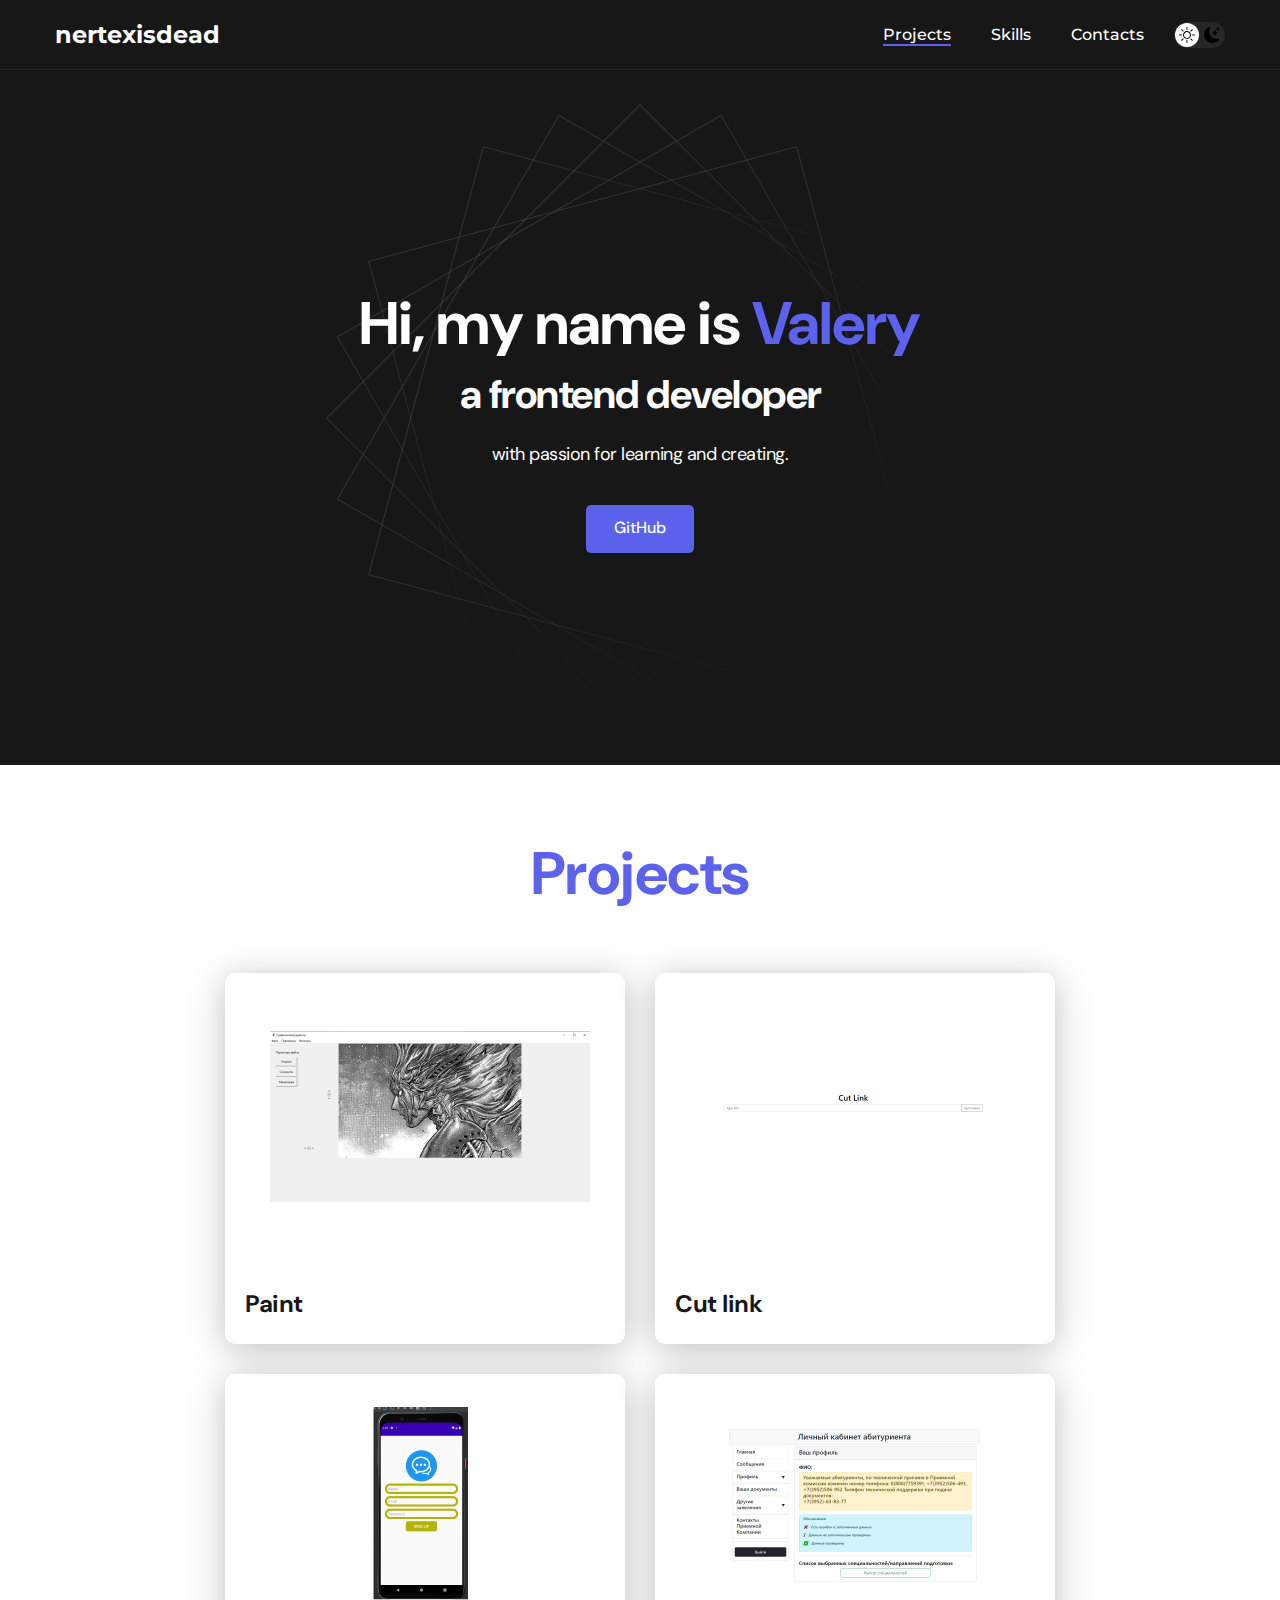
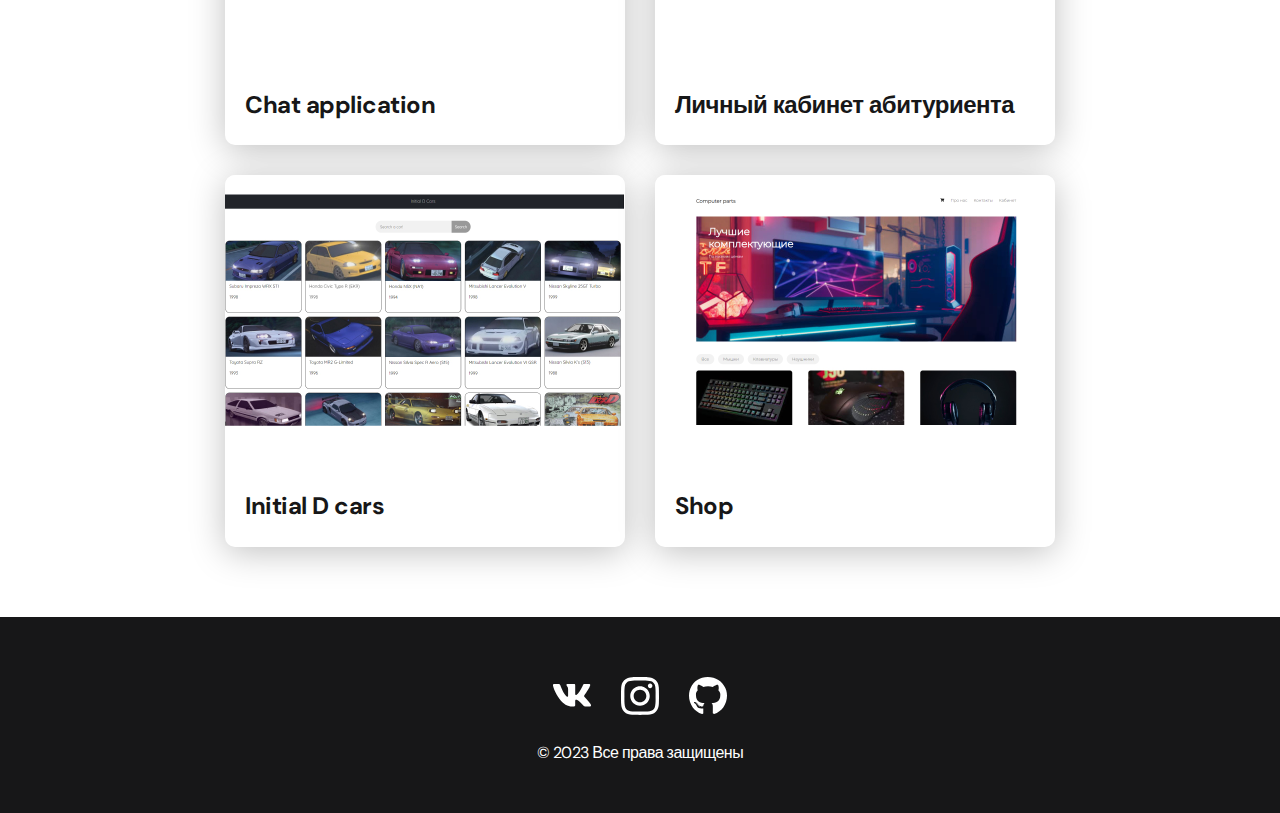
<file: index.html>
<!DOCTYPE html>
<html lang="en">

<head>
    <meta charset="UTF-8">
    <meta http-equiv="X-UA-Compatible" content="IE=edge">
    <meta name="viewport" content="width=device-width, initial-scale=1.0">
    <title>nertexisdead</title>
    <link rel="stylesheet" href="./css/main.css">
</head>

<body>
    <nav class="nav">
        <div class="container">
            <div class="nav-row">
                <a href="./index.html" class="logo"><strong>nertexisdead</strong></a>

                <button class="dark-mode-btn">
                    <img src="./img/icons/sun.svg" alt="Light mode" class="dark-mode-btn__icon">
                    <img src="./img/icons/moon.svg" alt="Dark mode" class="dark-mode-btn__icon">
                </button>

                <ul class="nav-list">
                    <li class="nav-list__item"><a href="./index.html"
                            class="nav-list__link nav-list__link--active">Projects</a></li>
                    <li class="nav-list__item"><a href="./skills.html" class="nav-list__link">Skills</a></li>
                    <li class="nav-list__item"><a href="./contacts.html" class="nav-list__link">Contacts</a></li>
                </ul>
            </div>
        </div>
    </nav>

    <header class="header">
        <div class="header__wrapper">
            <h1 class="header__title">
                <strong>Hi, my name is <em>Valery</em></strong><br>
                a frontend developer
            </h1>
            <div class="header__text">
                <p>with passion for learning and creating.</p>
            </div>
            <a href="https://github.com/NERTEXISDEAD" class="btn">GitHub</a>
        </div>
    </header>

    <main class="section">
        <div class="container">
            <h2 class="title-1">Projects</h2>
            <ul class="projects">
                <li class="project">
                    <a href="./paint.html">
                        <img src="./img/projects/paint1.jpg" alt="Project img" class="project__img">
                        <h3 class="project__title">Paint</h3>
                    </a>
                </li>
                <li class="project">
                    <a href="./cut_link.html">
                        <img src="./img/projects/cutlin.jpg" alt="Project img" class="project__img">
                        <h3 class="project__title">Cut link</h3>
                    </a>
                </li>
                <li class="project">
                    <a href="./chat.html">
                        <img src="./img/projects/Chat.jpg" alt="Project img" class="project__img">
                        <h3 class="project__title">Chat application</h3>
                    </a>
                </li>
                <li class="project">
                    <a href="./lco.html">
                        <img src="./img/projects/lco.jpg" alt="Project img" class="project__img">
                        <h3 class="project__title">Личный кабинет абитуриента</h3>
                    </a>
                </li>
                <li class="project">
                    <a href="./initialD.html">
                        <img src="./img/projects/initialD.jpg" alt="Project img" class="project__img">
                        <h3 class="project__title">Initial D cars</h3>
                    </a>
                </li>
                <li class="project">
                    <a href="./shop.html">
                        <img src="./img/projects/shop.jpg" alt="Project img" class="project__img">
                        <h3 class="project__title">Shop</h3>
                    </a>
                </li>
            </ul>
        </div>
    </main>

    <footer class="footer">
        <div class="container">
            <div class="footer__wrapper">
                <ul class="social">
                    <li class="social__item"><a href="https://vk.com/extraordinaryless"><img src="./img/icons/vk.svg"
                                alt="Link"></a></li>
                    <li class="social__item"><a href="https://www.instagram.com/nertexisdead/"><img
                                src="./img/icons/instagram.svg" alt="Link"></a></li>
                    <li class="social__item"><a href="https://github.com/NERTEXISDEAD"><img src="./img/icons/gitHub.svg"
                                alt="Link"></a></li>
                </ul>
                <div class="copyright">
                    <p>© 2023 Все права защищены</p>
                </div>
            </div>
        </div>
    </footer>

    <script src="./js/main.js"></script>

</body>

</html>
</file>
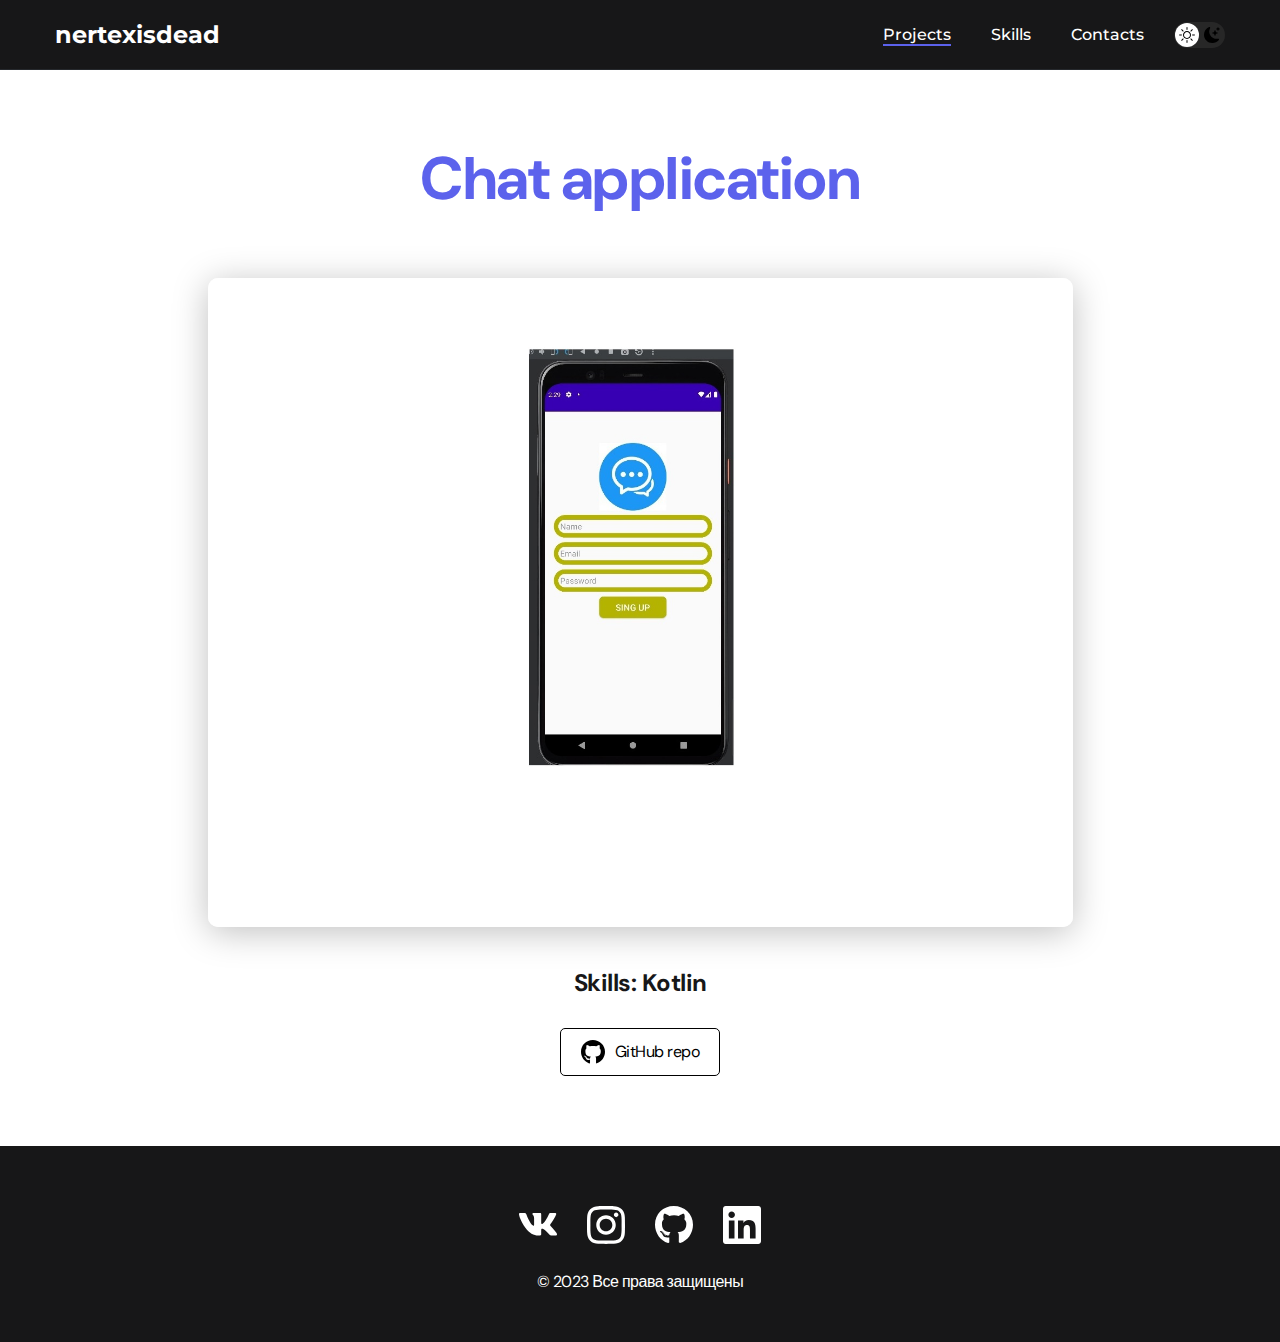
<file: chat.html>
<!DOCTYPE html>
<html lang="en">

<head>
    <meta charset="UTF-8">
    <meta http-equiv="X-UA-Compatible" content="IE=edge">
    <meta name="viewport" content="width=device-width, initial-scale=1.0">
    <title>nertexisdead</title>
    <link rel="stylesheet" href="./css/main.css">
</head>

<body>
    <nav class="nav">
        <div class="container">
            <div class="nav-row">
                <a href="./index.html" class="logo"><strong>nertexisdead</strong></a>

                <button class="dark-mode-btn">
                    <img src="./img/icons/sun.svg" alt="Light mode" class="dark-mode-btn__icon">
                    <img src="./img/icons/moon.svg" alt="Dark mode" class="dark-mode-btn__icon">
                </button>

                <ul class="nav-list">
                    <li class="nav-list__item"><a href="./index.html"
                            class="nav-list__link nav-list__link--active">Projects</a></li>
                    <li class="nav-list__item"><a href="./skills.html" class="nav-list__link">Skills</a></li>
                    <li class="nav-list__item"><a href="./contacts.html" class="nav-list__link">Contacts</a></li>
                </ul>
            </div>
        </div>
    </nav>

    <main class="section">
        <div class="container">
            <div class="project-details">

                <h1 class="title-1">Chat application</h1>

                <img src="./img/projects/Chat.jpg" alt="" class="project-details__cover">

                <div class="project-details__desc">
                    <p>Skills: Kotlin</p>
                </div>

                <a href="https://github.com/NERTEXISDEAD/Chat" class="btn-outline">
                    <img src="./img/icons/gitHub-black.svg" alt="">
                    GitHub repo
                </a>

            </div>
        </div>
    </main>

    <footer class="footer">
        <div class="container">
            <div class="footer__wrapper">
                <ul class="social">
                    <li class="social__item"><a href="#!"><img src="./img/icons/vk.svg" alt="Link"></a></li>
                    <li class="social__item"><a href="#!"><img src="./img/icons/instagram.svg" alt="Link"></a></li>
                    <li class="social__item"><a href="https://github.com/NERTEXISDEAD"><img src="./img/icons/gitHub.svg"
                                alt="Link"></a></li>
                    <li class="social__item"><a href="#!"><img src="./img/icons/linkedIn.svg" alt="Link"></a></li>
                </ul>
                <div class="copyright">
                    <p>© 2023 Все права защищены</p>
                </div>
            </div>
        </div>
    </footer>

    <script src="./js/main.js"></script>

</body>

</html>
</file>
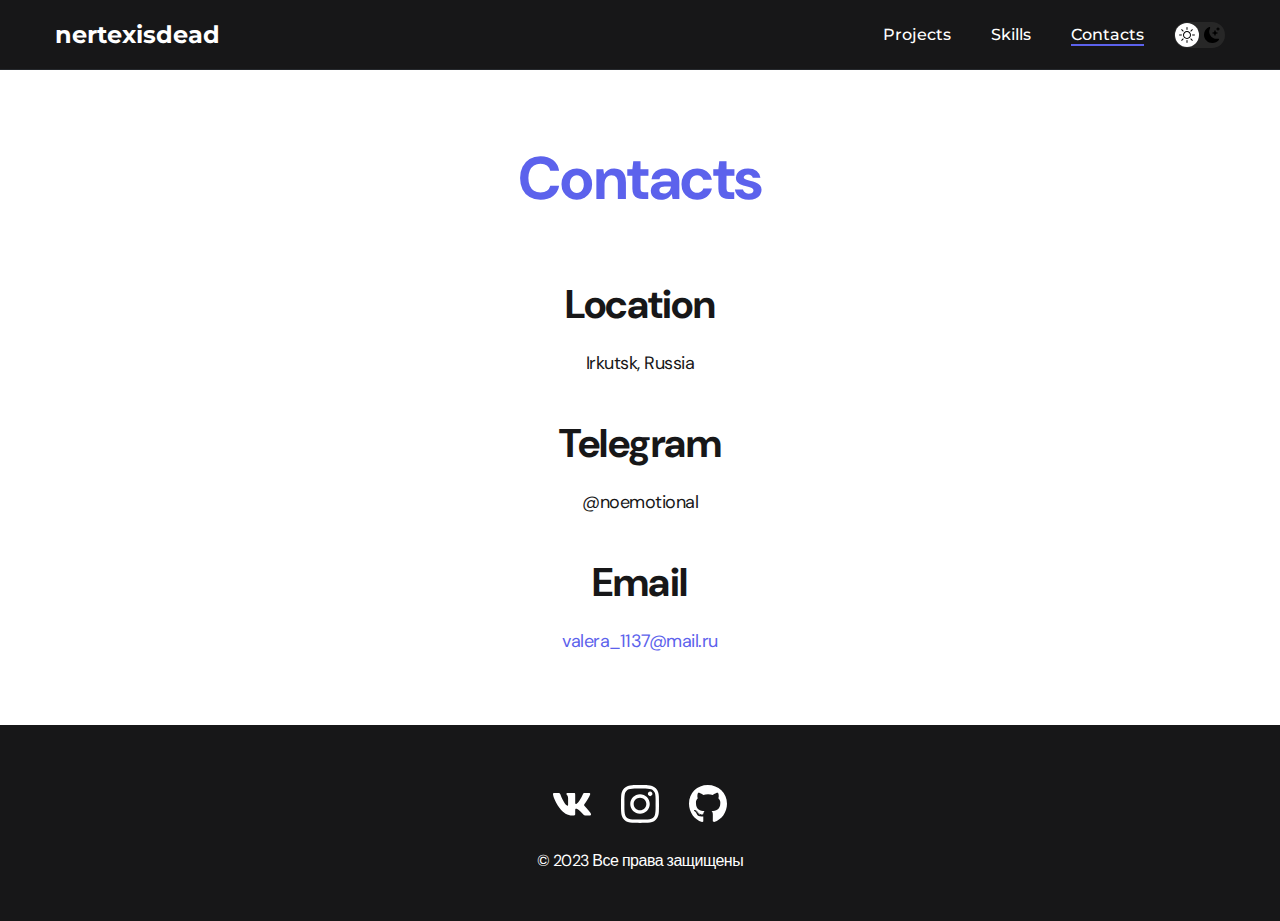
<file: contacts.html>
<!DOCTYPE html>
<html lang="en">

<head>
    <meta charset="UTF-8">
    <meta http-equiv="X-UA-Compatible" content="IE=edge">
    <meta name="viewport" content="width=device-width, initial-scale=1.0">
    <title>nertexisdead</title>
    <link rel="stylesheet" href="./css/main.css">
</head>

<body>
    <nav class="nav">
        <div class="container">
            <div class="nav-row">
                <a href="./index.html" class="logo"><strong>nertexisdead</strong></a>

                <button class="dark-mode-btn">
                    <img src="./img/icons/sun.svg" alt="Light mode" class="dark-mode-btn__icon">
                    <img src="./img/icons/moon.svg" alt="Dark mode" class="dark-mode-btn__icon">
                </button>

                <ul class="nav-list">
                    <li class="nav-list__item"><a href="./index.html" class="nav-list__link">Projects</a></li>
                    <li class="nav-list__item"><a href="./skills.html" class="nav-list__link">Skills</a></li>
                    <li class="nav-list__item"><a href="./contacts.html"
                            class="nav-list__link nav-list__link--active">Contacts</a></li>
                </ul>
            </div>
        </div>
    </nav>

    <main class="section">
        <div class="container">
            <h1 class="title-1">Contacts</h1>

            <ul class="content-list">
                <li class="content-list__item">
                    <h2 class="title-2">Location</h2>
                    <p>Irkutsk, Russia</p>
                </li>
                <li class="content-list__item">
                    <h2 class="title-2">Telegram</h2>
                    <p>@noemotional</p>
                </li>
                <li class="content-list__item">
                    <h2 class="title-2">Email</h2>
                    <p><a href="mailto:webdev@protonmail.com">valera_1137@mail.ru</a></p>
                </li>
            </ul>

        </div>
    </main>

    <footer class="footer">
        <div class="container">
            <div class="footer__wrapper">
                <ul class="social">
                    <li class="social__item"><a href="https://vk.com/extraordinaryless"><img src="./img/icons/vk.svg"
                                alt="Link"></a></li>
                    <li class="social__item"><a href="https://www.instagram.com/nertexisdead/"><img
                                src="./img/icons/instagram.svg" alt="Link"></a></li>
                    <li class="social__item"><a href="https://github.com/NERTEXISDEAD"><img src="./img/icons/gitHub.svg"
                                alt="Link"></a></li>
                </ul>
                <div class="copyright">
                    <p>© 2023 Все права защищены</p>
                </div>
            </div>
        </div>
    </footer>

    <script src="./js/main.js"></script>

</body>

</html>
</file>
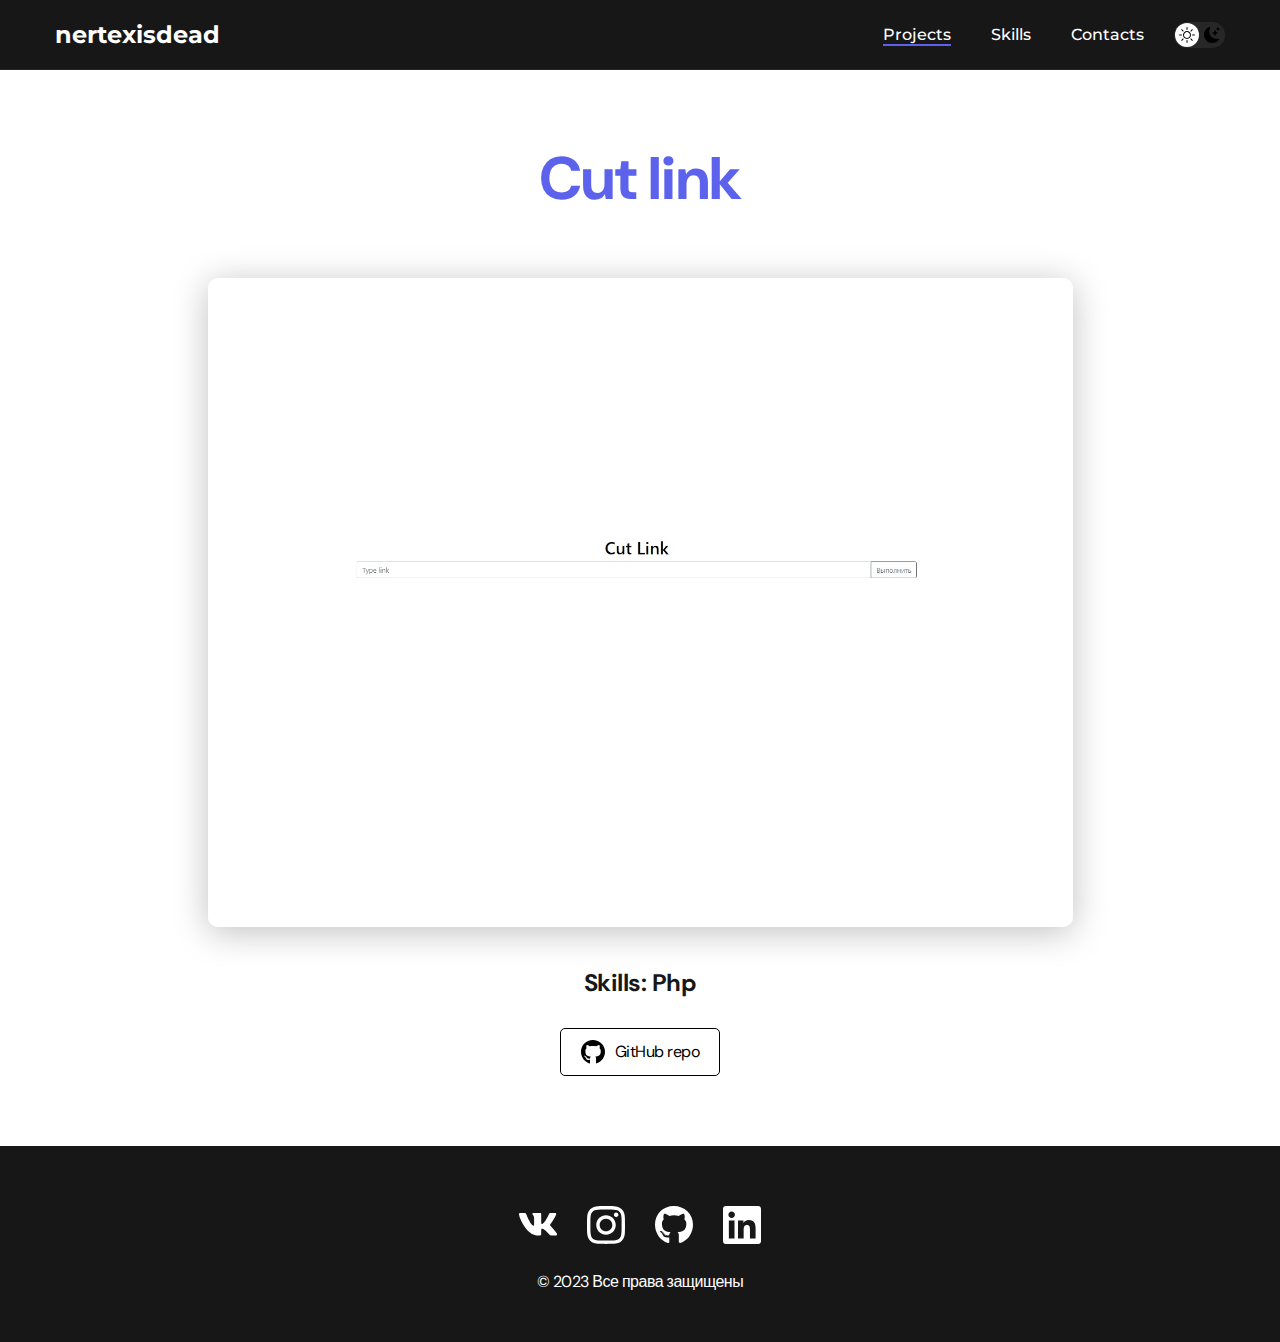
<file: cut_link.html>
<!DOCTYPE html>
<html lang="en">

<head>
    <meta charset="UTF-8">
    <meta http-equiv="X-UA-Compatible" content="IE=edge">
    <meta name="viewport" content="width=device-width, initial-scale=1.0">
    <title>nertexisdead</title>
    <link rel="stylesheet" href="./css/main.css">
</head>

<body>
    <nav class="nav">
        <div class="container">
            <div class="nav-row">
                <a href="./index.html" class="logo"><strong>nertexisdead</strong></a>

                <button class="dark-mode-btn">
                    <img src="./img/icons/sun.svg" alt="Light mode" class="dark-mode-btn__icon">
                    <img src="./img/icons/moon.svg" alt="Dark mode" class="dark-mode-btn__icon">
                </button>

                <ul class="nav-list">
                    <li class="nav-list__item"><a href="./index.html"
                            class="nav-list__link nav-list__link--active">Projects</a></li>
                    <li class="nav-list__item"><a href="./skills.html" class="nav-list__link">Skills</a></li>
                    <li class="nav-list__item"><a href="./contacts.html" class="nav-list__link">Contacts</a></li>
                </ul>
            </div>
        </div>
    </nav>

    <main class="section">
        <div class="container">
            <div class="project-details">

                <h1 class="title-1">Cut link</h1>

                <img src="./img/projects/cutlin.jpg" alt="" class="project-details__cover">

                <div class="project-details__desc">
                    <p>Skills: Php</p>
                </div>

                <a href="https://github.com/NERTEXISDEAD/Cut_link" class="btn-outline">
                    <img src="./img/icons/gitHub-black.svg" alt="">
                    GitHub repo
                </a>

            </div>
        </div>
    </main>

    <footer class="footer">
        <div class="container">
            <div class="footer__wrapper">
                <ul class="social">
                    <li class="social__item"><a href="#!"><img src="./img/icons/vk.svg" alt="Link"></a></li>
                    <li class="social__item"><a href="#!"><img src="./img/icons/instagram.svg" alt="Link"></a></li>
                    <li class="social__item"><a href="https://github.com/NERTEXISDEAD"><img src="./img/icons/gitHub.svg"
                                alt="Link"></a></li>
                    <li class="social__item"><a href="#!"><img src="./img/icons/linkedIn.svg" alt="Link"></a></li>
                </ul>
                <div class="copyright">
                    <p>© 2023 Все права защищены</p>
                </div>
            </div>
        </div>
    </footer>

    <script src="./js/main.js"></script>

</body>

</html>
</file>
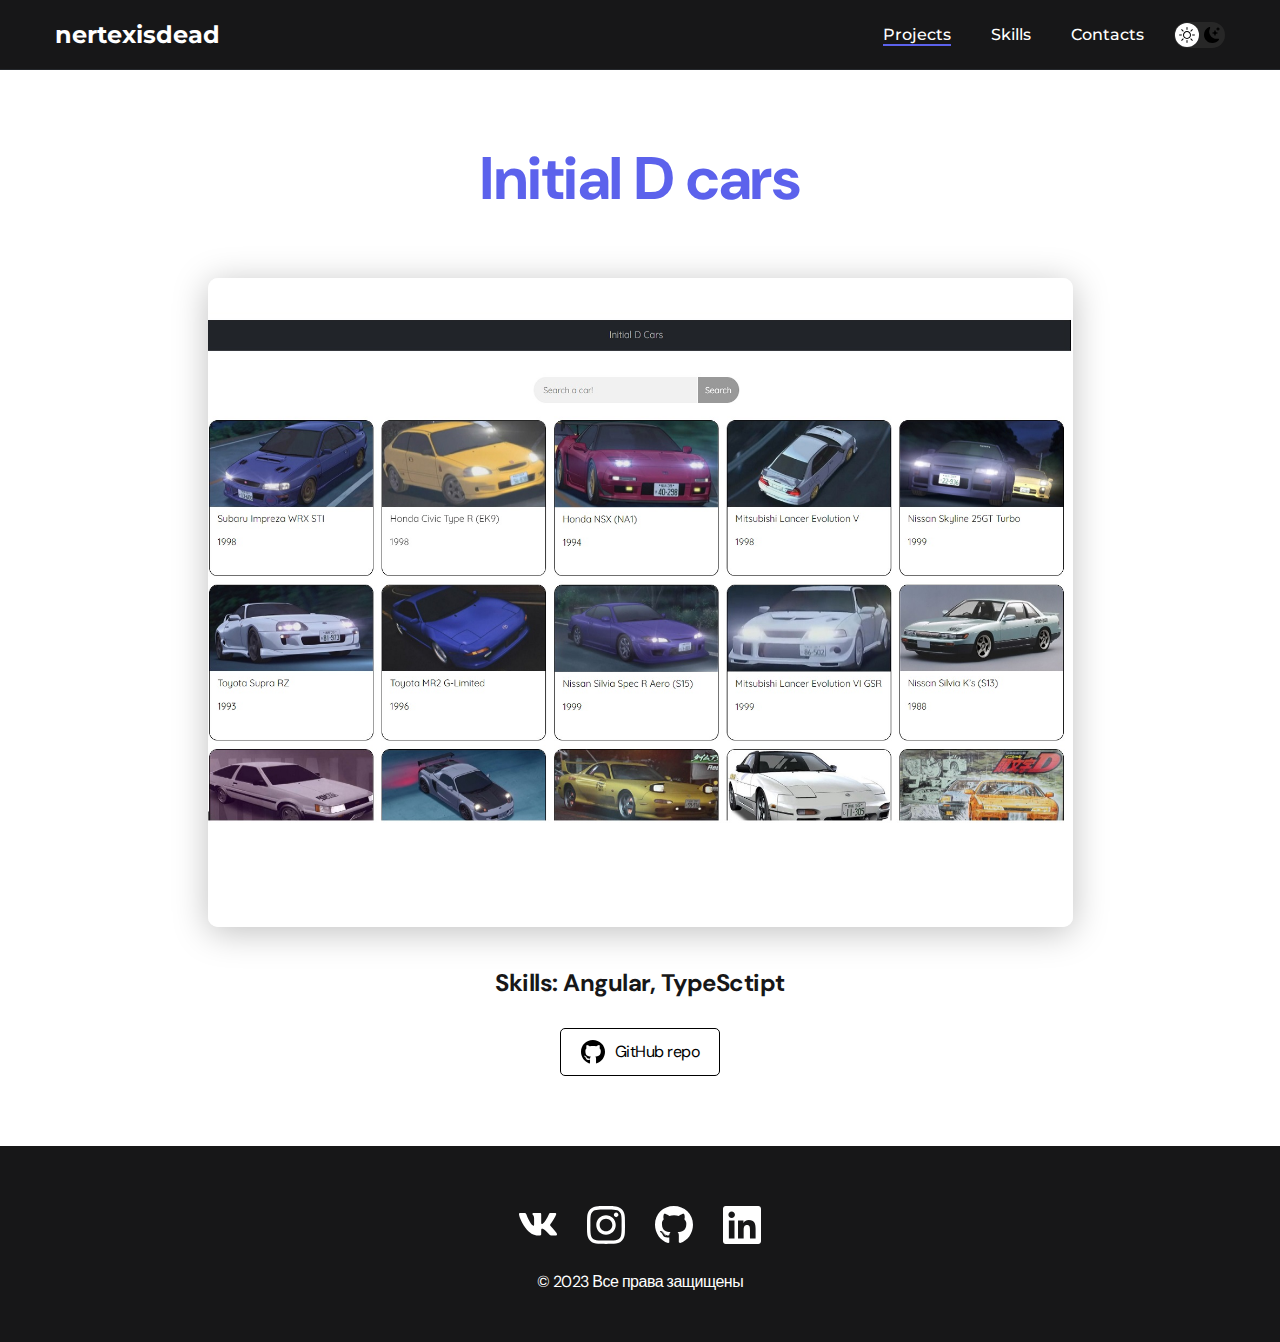
<file: initialD.html>
<!DOCTYPE html>
<html lang="en">

<head>
    <meta charset="UTF-8">
    <meta http-equiv="X-UA-Compatible" content="IE=edge">
    <meta name="viewport" content="width=device-width, initial-scale=1.0">
    <title>nertexisdead</title>
    <link rel="stylesheet" href="./css/main.css">
</head>

<body>
    <nav class="nav">
        <div class="container">
            <div class="nav-row">
                <a href="./index.html" class="logo"><strong>nertexisdead</strong></a>

                <button class="dark-mode-btn">
                    <img src="./img/icons/sun.svg" alt="Light mode" class="dark-mode-btn__icon">
                    <img src="./img/icons/moon.svg" alt="Dark mode" class="dark-mode-btn__icon">
                </button>

                <ul class="nav-list">
                    <li class="nav-list__item"><a href="./index.html"
                            class="nav-list__link nav-list__link--active">Projects</a></li>
                    <li class="nav-list__item"><a href="./skills.html" class="nav-list__link">Skills</a></li>
                    <li class="nav-list__item"><a href="./contacts.html" class="nav-list__link">Contacts</a></li>
                </ul>
            </div>
        </div>
    </nav>

    <main class="section">
        <div class="container">
            <div class="project-details">

                <h1 class="title-1">Initial D cars</h1>

                <img src="./img/projects/initialD.jpg" alt="" class="project-details__cover">

                <div class="project-details__desc">
                    <p>Skills: Angular, TypeSctipt</p>
                </div>

                <a href="https://github.com/NERTEXISDEAD/initial_D_cars-angularprac" class="btn-outline">
                    <img src="./img/icons/gitHub-black.svg" alt="">
                    GitHub repo
                </a>

            </div>
        </div>
    </main>

    <footer class="footer">
        <div class="container">
            <div class="footer__wrapper">
                <ul class="social">
                    <li class="social__item"><a href="#!"><img src="./img/icons/vk.svg" alt="Link"></a></li>
                    <li class="social__item"><a href="#!"><img src="./img/icons/instagram.svg" alt="Link"></a></li>
                    <li class="social__item"><a href="https://github.com/NERTEXISDEAD"><img src="./img/icons/gitHub.svg"
                                alt="Link"></a></li>
                    <li class="social__item"><a href="#!"><img src="./img/icons/linkedIn.svg" alt="Link"></a></li>
                </ul>
                <div class="copyright">
                    <p>© 2023 Все права защищены</p>
                </div>
            </div>
        </div>
    </footer>

    <script src="./js/main.js"></script>

</body>

</html>
</file>
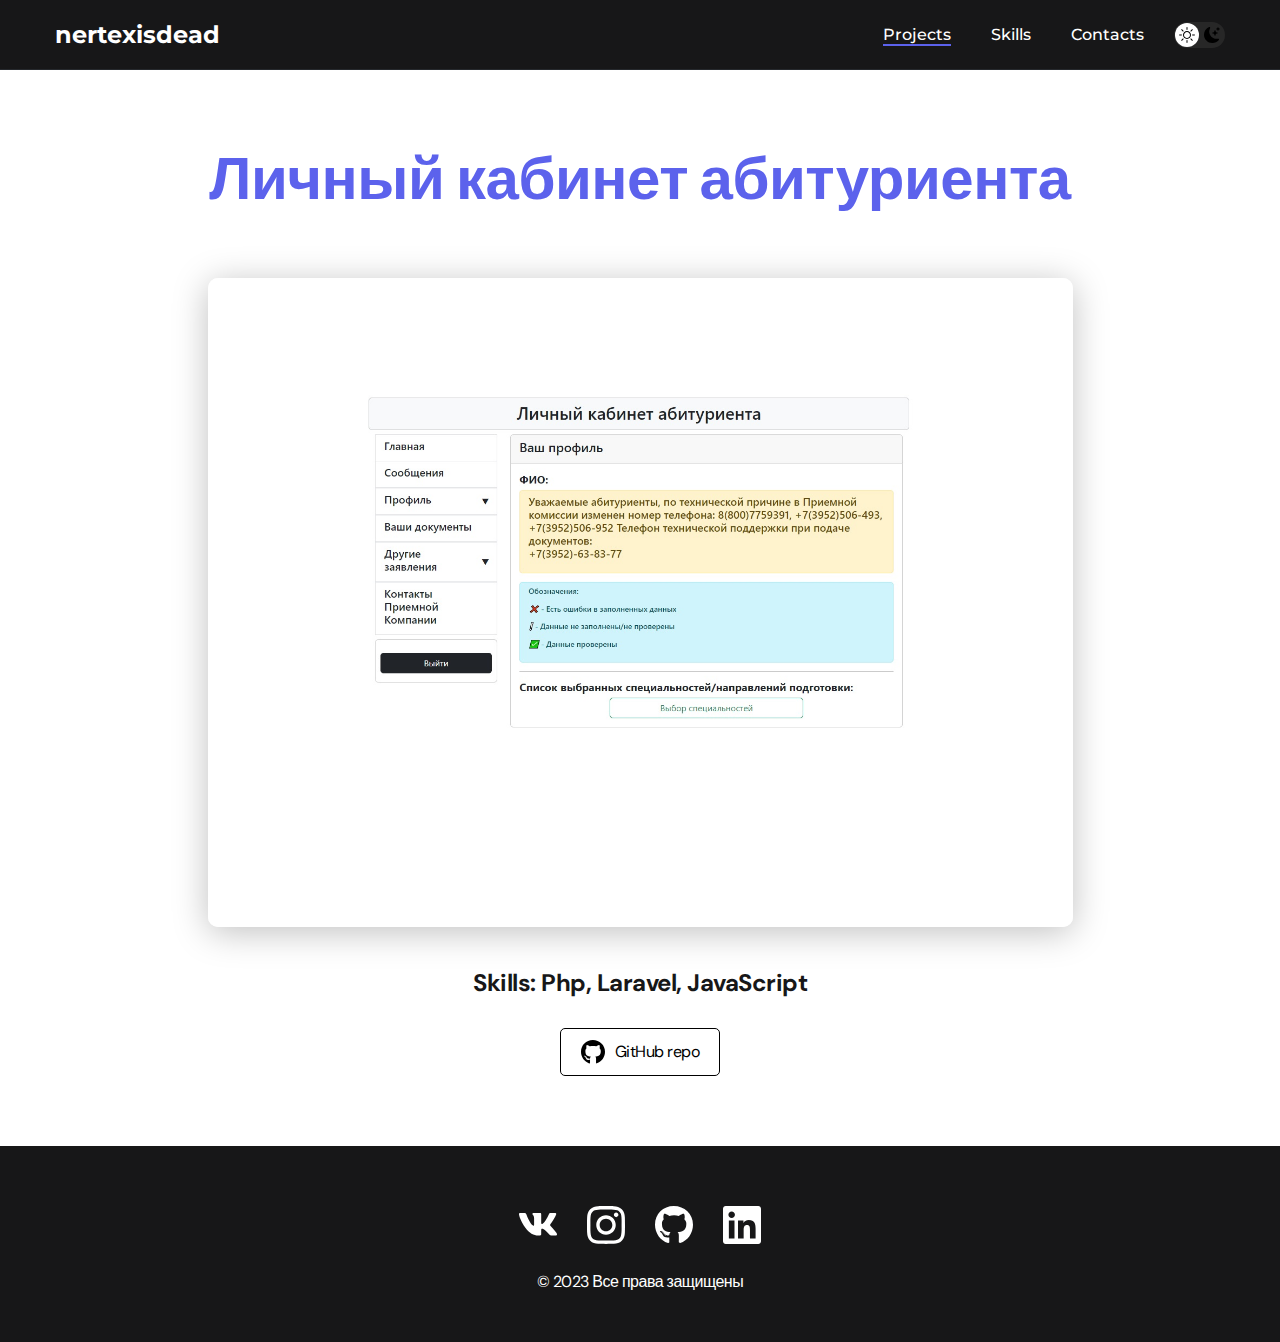
<file: lco.html>
<!DOCTYPE html>
<html lang="en">

<head>
    <meta charset="UTF-8">
    <meta http-equiv="X-UA-Compatible" content="IE=edge">
    <meta name="viewport" content="width=device-width, initial-scale=1.0">
    <title>nertexisdead</title>
    <link rel="stylesheet" href="./css/main.css">
</head>

<body>
    <nav class="nav">
        <div class="container">
            <div class="nav-row">
                <a href="./index.html" class="logo"><strong>nertexisdead</strong></a>

                <button class="dark-mode-btn">
                    <img src="./img/icons/sun.svg" alt="Light mode" class="dark-mode-btn__icon">
                    <img src="./img/icons/moon.svg" alt="Dark mode" class="dark-mode-btn__icon">
                </button>

                <ul class="nav-list">
                    <li class="nav-list__item"><a href="./index.html"
                            class="nav-list__link nav-list__link--active">Projects</a></li>
                    <li class="nav-list__item"><a href="./skills.html" class="nav-list__link">Skills</a></li>
                    <li class="nav-list__item"><a href="./contacts.html" class="nav-list__link">Contacts</a></li>
                </ul>
            </div>
        </div>
    </nav>

    <main class="section">
        <div class="container">
            <div class="project-details">

                <h1 class="title-1">Личный кабинет абитуриента</h1>

                <img src="./img/projects/lco.jpg" alt="" class="project-details__cover">

                <div class="project-details__desc">
                    <p>Skills: Php, Laravel, JavaScript</p>
                </div>

                <a href="https://github.com/NERTEXISDEAD/lco" class="btn-outline">
                    <img src="./img/icons/gitHub-black.svg" alt="">
                    GitHub repo
                </a>

            </div>
        </div>
    </main>

    <footer class="footer">
        <div class="container">
            <div class="footer__wrapper">
                <ul class="social">
                    <li class="social__item"><a href="#!"><img src="./img/icons/vk.svg" alt="Link"></a></li>
                    <li class="social__item"><a href="#!"><img src="./img/icons/instagram.svg" alt="Link"></a></li>
                    <li class="social__item"><a href="https://github.com/NERTEXISDEAD"><img src="./img/icons/gitHub.svg"
                                alt="Link"></a></li>
                    <li class="social__item"><a href="#!"><img src="./img/icons/linkedIn.svg" alt="Link"></a></li>
                </ul>
                <div class="copyright">
                    <p>© 2023 Все права защищены</p>
                </div>
            </div>
        </div>
    </footer>

    <script src="./js/main.js"></script>

</body>

</html>
</file>
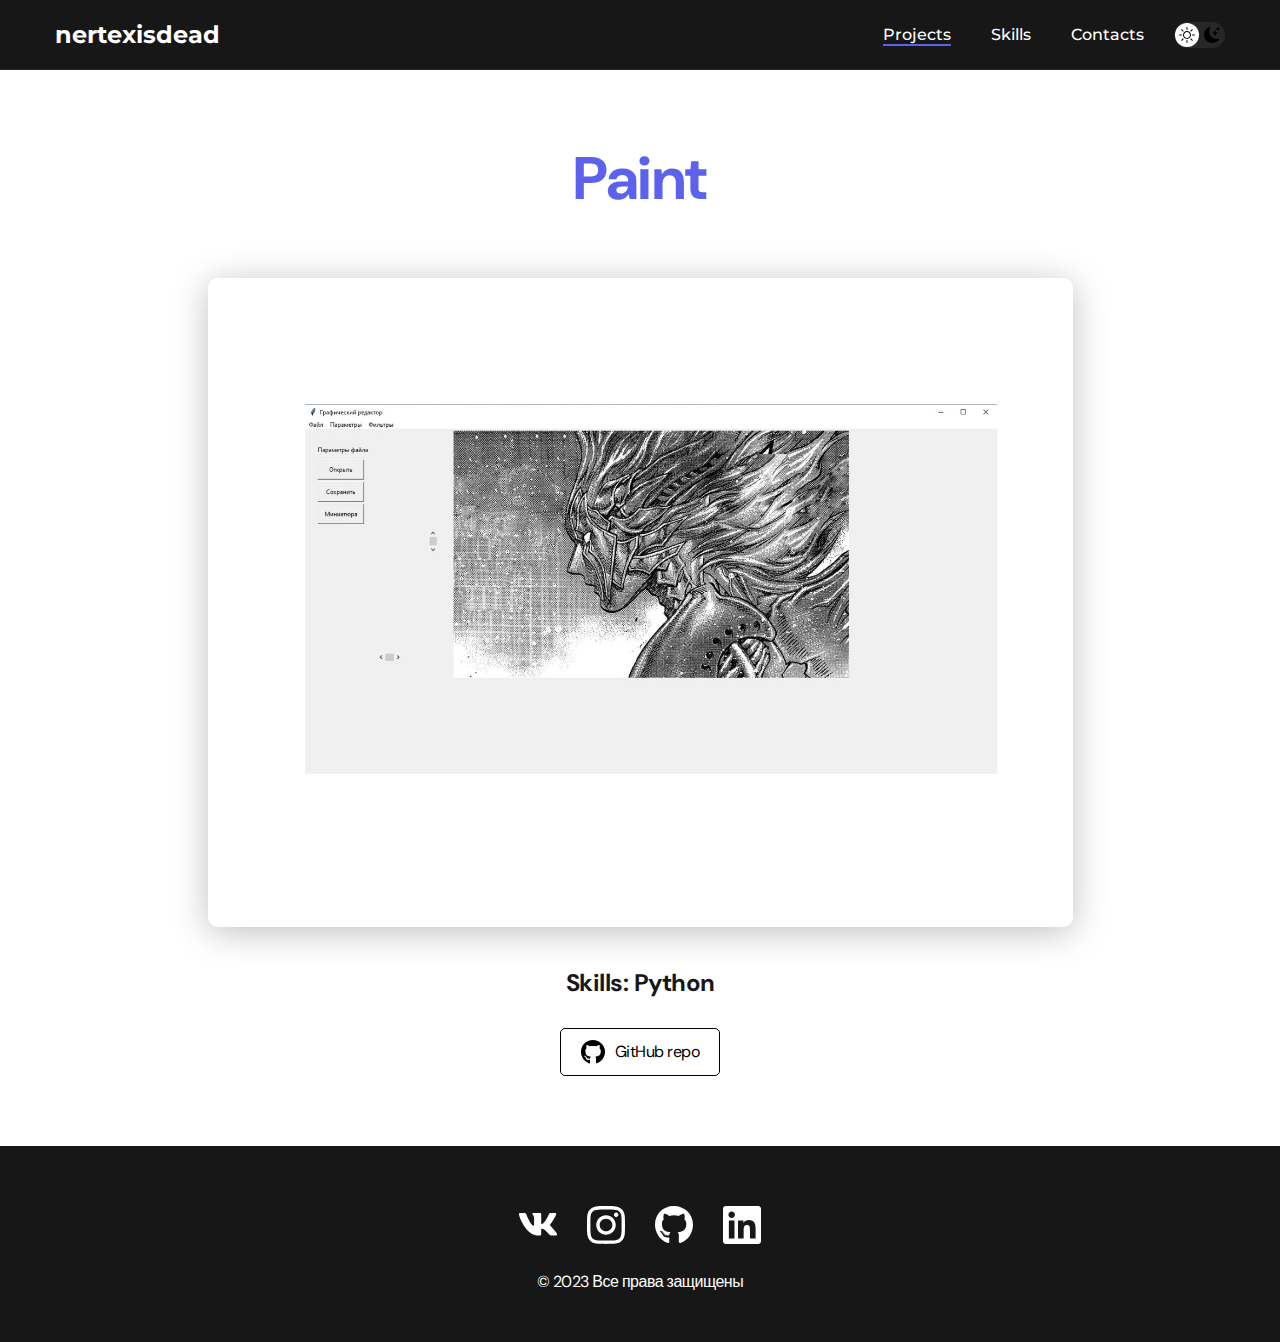
<file: paint.html>
<!DOCTYPE html>
<html lang="en">

<head>
    <meta charset="UTF-8">
    <meta http-equiv="X-UA-Compatible" content="IE=edge">
    <meta name="viewport" content="width=device-width, initial-scale=1.0">
    <title>nertexisdead</title>
    <link rel="stylesheet" href="./css/main.css">
</head>

<body>
    <nav class="nav">
        <div class="container">
            <div class="nav-row">
                <a href="./index.html" class="logo"><strong>nertexisdead</strong></a>

                <button class="dark-mode-btn">
                    <img src="./img/icons/sun.svg" alt="Light mode" class="dark-mode-btn__icon">
                    <img src="./img/icons/moon.svg" alt="Dark mode" class="dark-mode-btn__icon">
                </button>

                <ul class="nav-list">
                    <li class="nav-list__item"><a href="./index.html"
                            class="nav-list__link nav-list__link--active">Projects</a></li>
                    <li class="nav-list__item"><a href="./skills.html" class="nav-list__link">Skills</a></li>
                    <li class="nav-list__item"><a href="./contacts.html" class="nav-list__link">Contacts</a></li>
                </ul>
            </div>
        </div>
    </nav>

    <main class="section">
        <div class="container">
            <div class="project-details">

                <h1 class="title-1">Paint</h1>

                <img src="./img/projects/paint1.jpg" alt="" class="project-details__cover">

                <div class="project-details__desc">
                    <p>Skills: Python</p>
                </div>

                <a href="https://github.com/NERTEXISDEAD/Paint_python" class="btn-outline">
                    <img src="./img/icons/gitHub-black.svg" alt="">
                    GitHub repo
                </a>

            </div>
        </div>
    </main>

    <footer class="footer">
        <div class="container">
            <div class="footer__wrapper">
                <ul class="social">
                    <li class="social__item"><a href="#!"><img src="./img/icons/vk.svg" alt="Link"></a></li>
                    <li class="social__item"><a href="#!"><img src="./img/icons/instagram.svg" alt="Link"></a></li>
                    <li class="social__item"><a href="https://github.com/NERTEXISDEAD"><img src="./img/icons/gitHub.svg"
                                alt="Link"></a></li>
                    <li class="social__item"><a href="#!"><img src="./img/icons/linkedIn.svg" alt="Link"></a></li>
                </ul>
                <div class="copyright">
                    <p>© 2023 Все права защищены</p>
                </div>
            </div>
        </div>
    </footer>

    <script src="./js/main.js"></script>

</body>

</html>
</file>
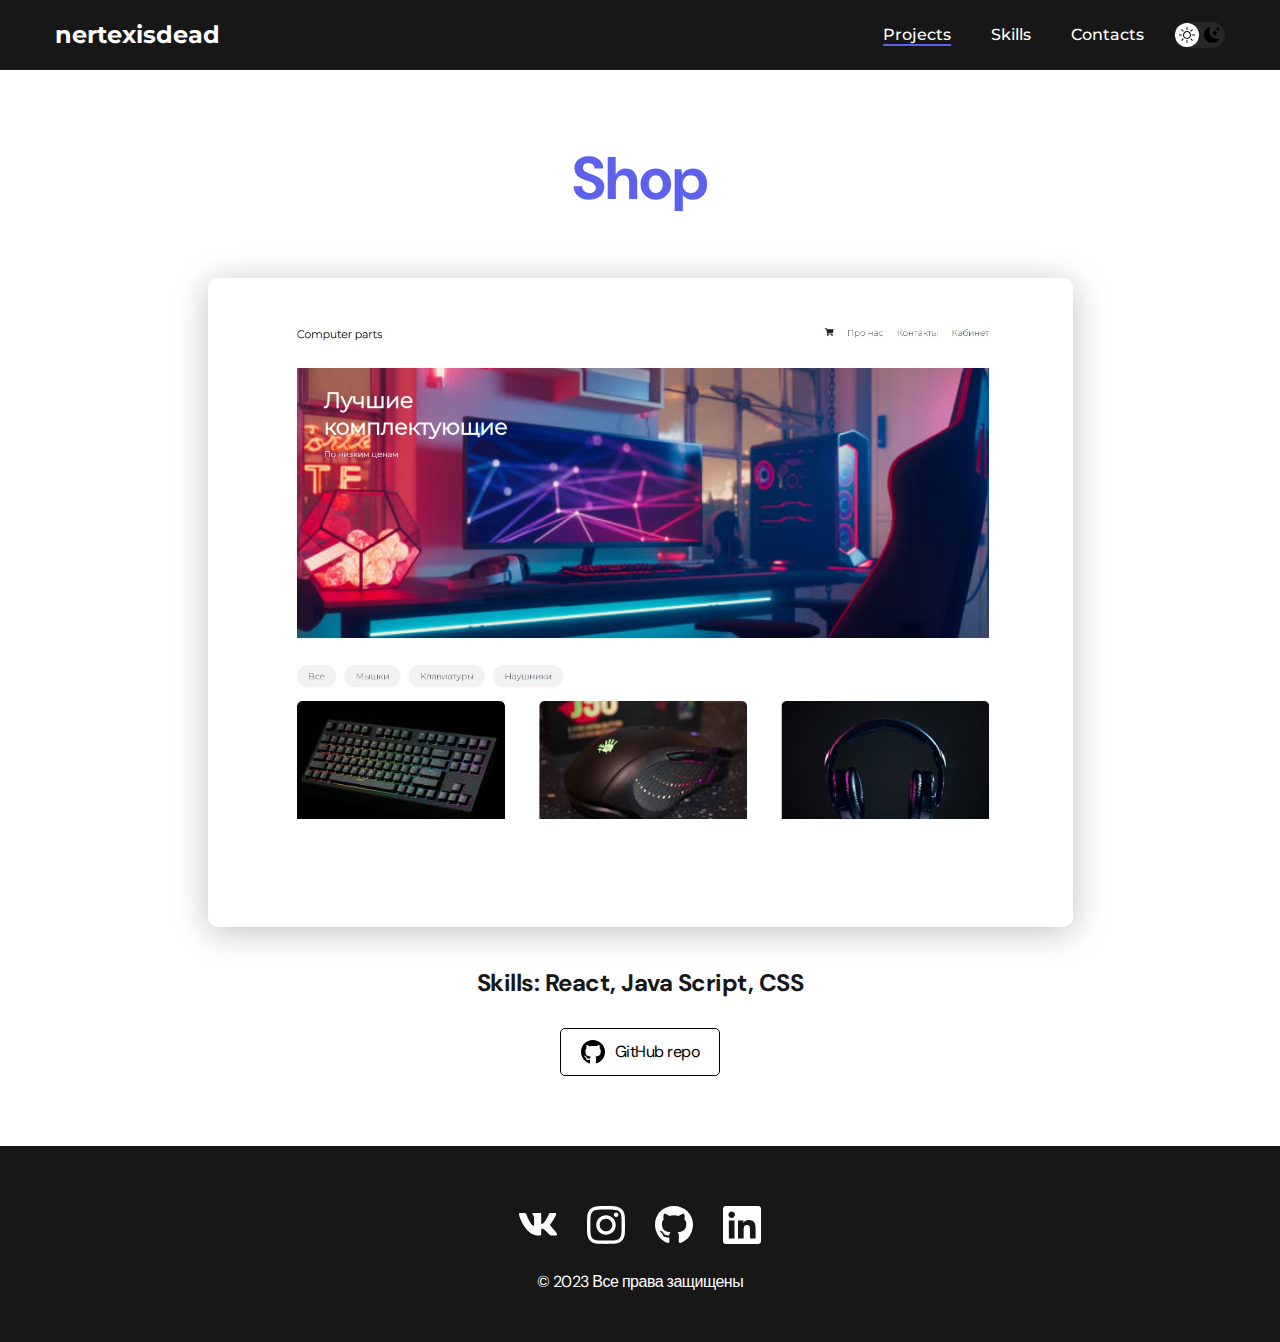
<file: shop.html>
<!DOCTYPE html>
<html lang="en">

<head>
    <meta charset="UTF-8">
    <meta http-equiv="X-UA-Compatible" content="IE=edge">
    <meta name="viewport" content="width=device-width, initial-scale=1.0">
    <title>nertexisdead</title>
    <link rel="stylesheet" href="./css/main.css">
</head>

<body>
    <nav class="nav">
        <div class="container">
            <div class="nav-row">
                <a href="./index.html" class="logo"><strong>nertexisdead</strong></a>

                <button class="dark-mode-btn">
                    <img src="./img/icons/sun.svg" alt="Light mode" class="dark-mode-btn__icon">
                    <img src="./img/icons/moon.svg" alt="Dark mode" class="dark-mode-btn__icon">
                </button>

                <ul class="nav-list">
                    <li class="nav-list__item"><a href="./index.html"
                            class="nav-list__link nav-list__link--active">Projects</a></li>
                    <li class="nav-list__item"><a href="./skills.html" class="nav-list__link">Skills</a></li>
                    <li class="nav-list__item"><a href="./contacts.html" class="nav-list__link">Contacts</a></li>
                </ul>
            </div>
        </div>
    </nav>

    <main class="section">
        <div class="container">
            <div class="project-details">

                <h1 class="title-1">Shop</h1>

                <img src="./img/projects/shop.jpg" alt="" class="project-details__cover">

                <div class="project-details__desc">
                    <p>Skills: React, Java Script, CSS</p>
                </div>

                <a href="https://github.com/NERTEXISDEAD/shop_react" class="btn-outline">
                    <img src="./img/icons/gitHub-black.svg" alt="">
                    GitHub repo
                </a>

            </div>
        </div>
    </main>

    <footer class="footer">
        <div class="container">
            <div class="footer__wrapper">
                <ul class="social">
                    <li class="social__item"><a href="#!"><img src="./img/icons/vk.svg" alt="Link"></a></li>
                    <li class="social__item"><a href="#!"><img src="./img/icons/instagram.svg" alt="Link"></a></li>
                    <li class="social__item"><a href="https://github.com/NERTEXISDEAD"><img src="./img/icons/gitHub.svg"
                                alt="Link"></a></li>
                    <li class="social__item"><a href="#!"><img src="./img/icons/linkedIn.svg" alt="Link"></a></li>
                </ul>
                <div class="copyright">
                    <p>© 2023 Все права защищены</p>
                </div>
            </div>
        </div>
    </footer>

    <script src="./js/main.js"></script>

</body>

</html>
</file>
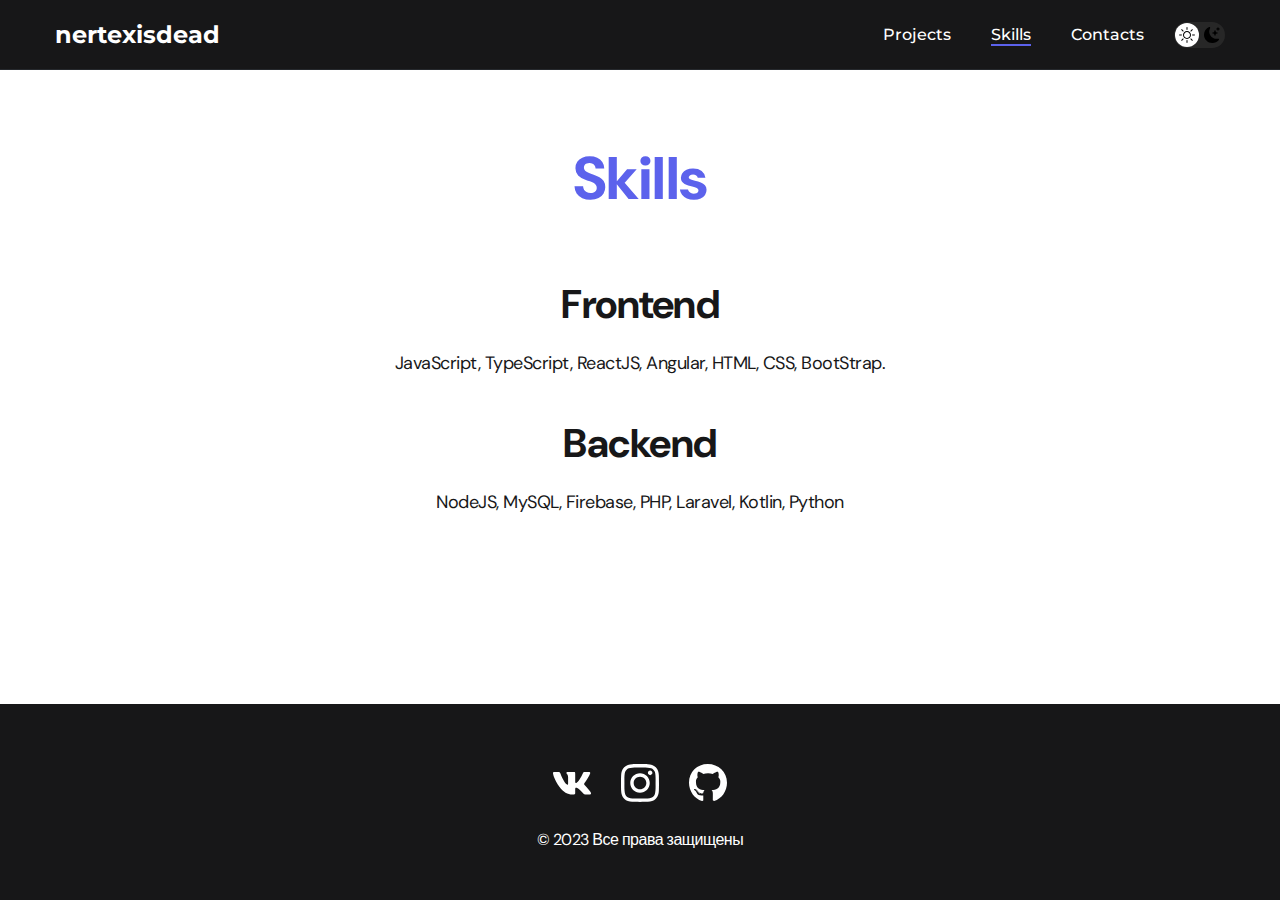
<file: skills.html>
<!DOCTYPE html>
<html lang="en">

<head>
    <meta charset="UTF-8">
    <meta http-equiv="X-UA-Compatible" content="IE=edge">
    <meta name="viewport" content="width=device-width, initial-scale=1.0">
    <title>nertexisdead</title>
    <link rel="stylesheet" href="./css/main.css">
</head>

<body>
    <nav class="nav">
        <div class="container">
            <div class="nav-row">
                <a href="./index.html" class="logo"><strong>nertexisdead</strong></a>

                <button class="dark-mode-btn">
                    <img src="./img/icons/sun.svg" alt="Light mode" class="dark-mode-btn__icon">
                    <img src="./img/icons/moon.svg" alt="Dark mode" class="dark-mode-btn__icon">
                </button>

                <ul class="nav-list">
                    <li class="nav-list__item"><a href="./index.html" class="nav-list__link">Projects</a></li>
                    <li class="nav-list__item"><a href="./skills.html"
                            class="nav-list__link nav-list__link--active">Skills</a></li>
                    <li class="nav-list__item"><a href="./contacts.html" class="nav-list__link">Contacts</a></li>
                </ul>
            </div>
        </div>
    </nav>

    <main class="section">
        <div class="container">
            <h1 class="title-1">Skills</h1>

            <ul class="content-list">
                <li class="content-list__item">
                    <h2 class="title-2">Frontend</h2>
                    <p>JavaScript, TypeScript, ReactJS, Angular, HTML, CSS, BootStrap.
                    </p>
                </li>
                <li class="content-list__item">
                    <h2 class="title-2">Backend</h2>
                    <p>NodeJS, MySQL, Firebase, PHP, Laravel, Kotlin, Python</p>
                </li>
            </ul>

        </div>
    </main>

    <footer class="footer">
        <div class="container">
            <div class="footer__wrapper">
                <ul class="social">
                    <li class="social__item"><a href="https://vk.com/extraordinaryless"><img src="./img/icons/vk.svg"
                                alt="Link"></a></li>
                    <li class="social__item"><a href="https://www.instagram.com/nertexisdead/"><img
                                src="./img/icons/instagram.svg" alt="Link"></a></li>
                    <li class="social__item"><a href="https://github.com/NERTEXISDEAD"><img src="./img/icons/gitHub.svg"
                                alt="Link"></a></li>
                </ul>
                <div class="copyright">
                    <p>© 2023 Все права защищены</p>
                </div>
            </div>
        </div>
    </footer>

    <script src="./js/main.js"></script>

</body>

</html>
</file>
<file: css/main.css>
@import './reset.css';
@import url('https://fonts.googleapis.com/css2?family=DM+Sans:opsz,wght@9..40,400;9..40,500;9..40,700&family=Montserrat:wght@400;500;700&display=swap');

/*
font-family: 'DM Sans', sans-serif;
font-family: 'Montserrat', sans-serif;
*/

/* * {
    border: 1px solid red;
} */

:root {
    --blackpure: #000;
    --black: #171718;
    --black-border: #26292D;
    --white: #fff;
    --purple: #5C62EC;

    --text-color: var(--black);

    --dark-bg: var(--black);
    --dark-border: var(--black-border);
    --header-text: var(--white);
    --accent: var(--purple);

    /* Light mode */
    --page-bg: var(--white);
    --text-color: var(--black);

    --title-1: var(--accent);

    --project-card-bg: var(--white);
    --project-card-text: var(--black);
    --box-shadow: 0px 5px 35px rgba(0, 0, 0, 0.25);
}

.dark {
    /* Dark mode */
    --page-bg: #252526;
    --text-color: var(--white);

    --title-1: var(--white);

    --project-card-bg: var(--black);
    --project-card-text: var(--white);
    --box-shadow: 0px 5px 35px rgba(0, 0, 0, 0.8);
}

html,
body {
    display: flex;
    flex-direction: column;
    min-height: 100vh;

    font-family: 'DM Sans', sans-serif;
    letter-spacing: -0.5px;

    /* Light mode */
    background-color: var(--page-bg);
    color: var(--text-color);
}

/* General */

.container {
    margin: 0 auto;
    padding: 0 15px;
    max-width: 1200px;
}

.none {
    display: none !important;
}

.section {
    padding: 70px 0;
}

.title-1 {
    margin-bottom: 60px;

    font-size: 60px;
    font-weight: 700;
    line-height: 1.3;
    color: var(--title-1);
    text-align: center;
}

.title-2 {
    margin-bottom: 20px;

    font-size: 40px;
    font-weight: 700;
    line-height: 1.3;
}

/* Nav */

.nav {
    padding: 20px 0;
    border-bottom: 1px solid var(--dark-border);
    background-color: var(--dark-bg);
    color: var(--header-text);
    letter-spacing: normal;
}

.nav-row {
    display: flex;
    justify-content: flex-end;
    align-items: center;
    column-gap: 30px;
    row-gap: 20px;
    flex-wrap: wrap;
}

.logo {
    margin-right: auto;
    color: var(--header-text);
    font-size: 24px;
    font-family: 'Montserrat', sans-serif;
}

.logo strong {
    font-weight: 700;
}

.nav-list {
    display: flex;
    flex-wrap: wrap;
    row-gap: 10px;
    align-items: center;
    column-gap: 40px;
    font-size: 16px;
    font-weight: 500;
    font-family: 'Montserrat', sans-serif;
}

.nav-list__link {
    color: var(--header-text);
    transition: opacity 0.2s ease-in;
}

.nav-list__link:hover {
    opacity: 0.8;
}

.nav-list__link--active {
    position: relative;
}

.nav-list__link--active::before {
    content: "";
    position: absolute;
    left: 0;
    top: 100%;
    display: block;
    height: 2px;
    width: 100%;
    background-color: var(--accent);
}

/* Dark mode btn */

.dark-mode-btn {
    order: 9;

    position: relative;
    display: flex;
    justify-content: space-between;

    width: 51px;
    height: 26px;
    padding: 5px;

    border-radius: 50px;
    background-color: #272727;
}

.dark-mode-btn::before {
    content: "";

    position: absolute;
    top: 1px;
    left: 1px;

    display: block;
    width: 24px;
    height: 24px;

    border-radius: 50%;
    background-color: var(--white);

    transition: left 0.2s ease-in;
}

.dark-mode-btn--active::before {
    left: 26px;
}

.dark-mode-btn__icon {
    position: relative;
    z-index: 9;
}

/* Header */

.header {
    padding: 40px 0;
    min-height: 695px;

    display: flex;
    justify-content: center;
    align-items: center;

    background-color: var(--dark-bg);
    background-image: url('./../img/header-bg.png');
    background-repeat: no-repeat;
    background-size: auto;
    background-position: center center;

    color: var(--header-text);
    text-align: center;
}

.header__wrapper {
    padding: 0 15px;
    max-width: 660px;
}

.header__title {
    margin-bottom: 20px;
    font-size: 40px;
    font-weight: 700;
    line-height: 1.4;
}

.header__title strong {
    font-size: 60px;
    font-weight: 700;
}

.header__title em {
    font-style: normal;
    color: var(--accent);
}


.header__text {
    margin-bottom: 40px;
    font-size: 18px;
    line-height: 1.333;
}

.header__text p+p {
    margin-top: 0.5em;
}

/* Btn */

.btn {
    display: inline-block;
    height: 48px;
    padding: 12px 28px;

    border-radius: 5px;
    background-color: var(--accent);
    color: var(--white);
    letter-spacing: 0.15px;
    font-size: 16px;
    font-weight: 500;

    transition: opacity 0.2s ease-in;
}

.btn:hover {
    opacity: 0.8;
}

.btn:active {
    position: relative;
    top: 1px;
}

/* Btn outline */

.btn-outline {
    display: flex;
    column-gap: 10px;
    align-items: center;

    height: 48px;
    padding: 12px 20px;

    border-radius: 5px;
    border: 1px solid var(--blackpure);
    background-color: var(--white);
    color: var(--blackpure);

    transition: opacity 0.2s ease-in;
}

.btn-outline:hover {
    opacity: 0.8;
}

.btn-outline:active {
    position: relative;
    top: 1px;
}

/* Projects  */

.projects {
    display: flex;
    justify-content: center;
    flex-wrap: wrap;
    column-gap: 30px;
    row-gap: 30px;
}

.project {
    max-width: 400px;
    background-color: var(--project-card-bg);
    box-shadow: var(--box-shadow);
    border-radius: 10px;
}

.project__img {
    border-radius: 10px;
}

.project__title {
    padding: 15px 20px 25px;
    font-weight: 700;
    font-size: 24px;
    line-height: 1.3;
    color: var(--project-card-text);
}

/* Project details */

.project-details {
    margin: 0 auto;
    max-width: 865px;

    display: flex;
    flex-direction: column;
    align-items: center;

    text-align: center;
}

.project-details__cover {
    max-width: 100%;
    margin-bottom: 40px;

    box-shadow: 0px 5px 35px rgba(0, 0, 0, 0.25);
    border-radius: 10px;
}

.project-details__desc {
    margin-bottom: 30px;

    font-weight: 700;
    font-size: 24px;
    line-height: 1.3;
}

/* Content list */

.content-list {
    margin: 0 auto;
    max-width: 570px;
    display: flex;
    flex-direction: column;
    align-items: center;
    row-gap: 40px;
    text-align: center;
}

.content-list a {
    color: var(--accent);
}

.content-list__item {
    font-size: 18px;
    line-height: 1.5;
}

.content-list__item p+p {
    margin-top: 0.5em;
}

/* Footer */

.footer {
    margin-top: auto;
    padding: 60px 0 50px;
    background-color: var(--dark-bg);
    color: var(--header-text);
}

.footer__wrapper {
    display: flex;
    flex-direction: column;
    align-items: center;
    row-gap: 27px;
}

.social {
    display: flex;
    column-gap: 30px;
    align-items: center;
}

.copyright {
    font-size: 16px;
}

.copyright p+p {
    margin-top: 0.5em;
}

@media (max-width: 620px) {

    /* Header  */

    .header {
        min-height: unset;
    }

    .header__title {
        font-size: 30px;
    }

    .header__title strong {
        font-size: 40px;
    }

    /* Nav */

    .nav-row {
        justify-content: space-between;
    }

    .dark-mode-btn {
        order: 0;
    }

    /* General */

    .section {
        padding: 40px 0;
    }

    .title-1 {
        margin-bottom: 30px;
        font-size: 40px;
    }

    .title-2 {
        margin-bottom: 10px;
        font-size: 30px;
    }

    /* Projects */

    .project__title {
        font-size: 22px;
    }

    /* Project page */

    .project-details__desc {
        margin-bottom: 20px;
        font-size: 22px;
    }

    /* Content List */

    .content-list {
        row-gap: 20px;
    }

    .content-list__item {
        font-size: 16px;
    }

    /* Footer */

    .footer {
        padding: 40px 0 30px;
    }

    .footer__wrapper {
        row-gap: 20px;
    }

    /* Social */

    .social {
        column-gap: 20px;
    }

    .social__item {
        width: 28px;
    }

}
</file>
